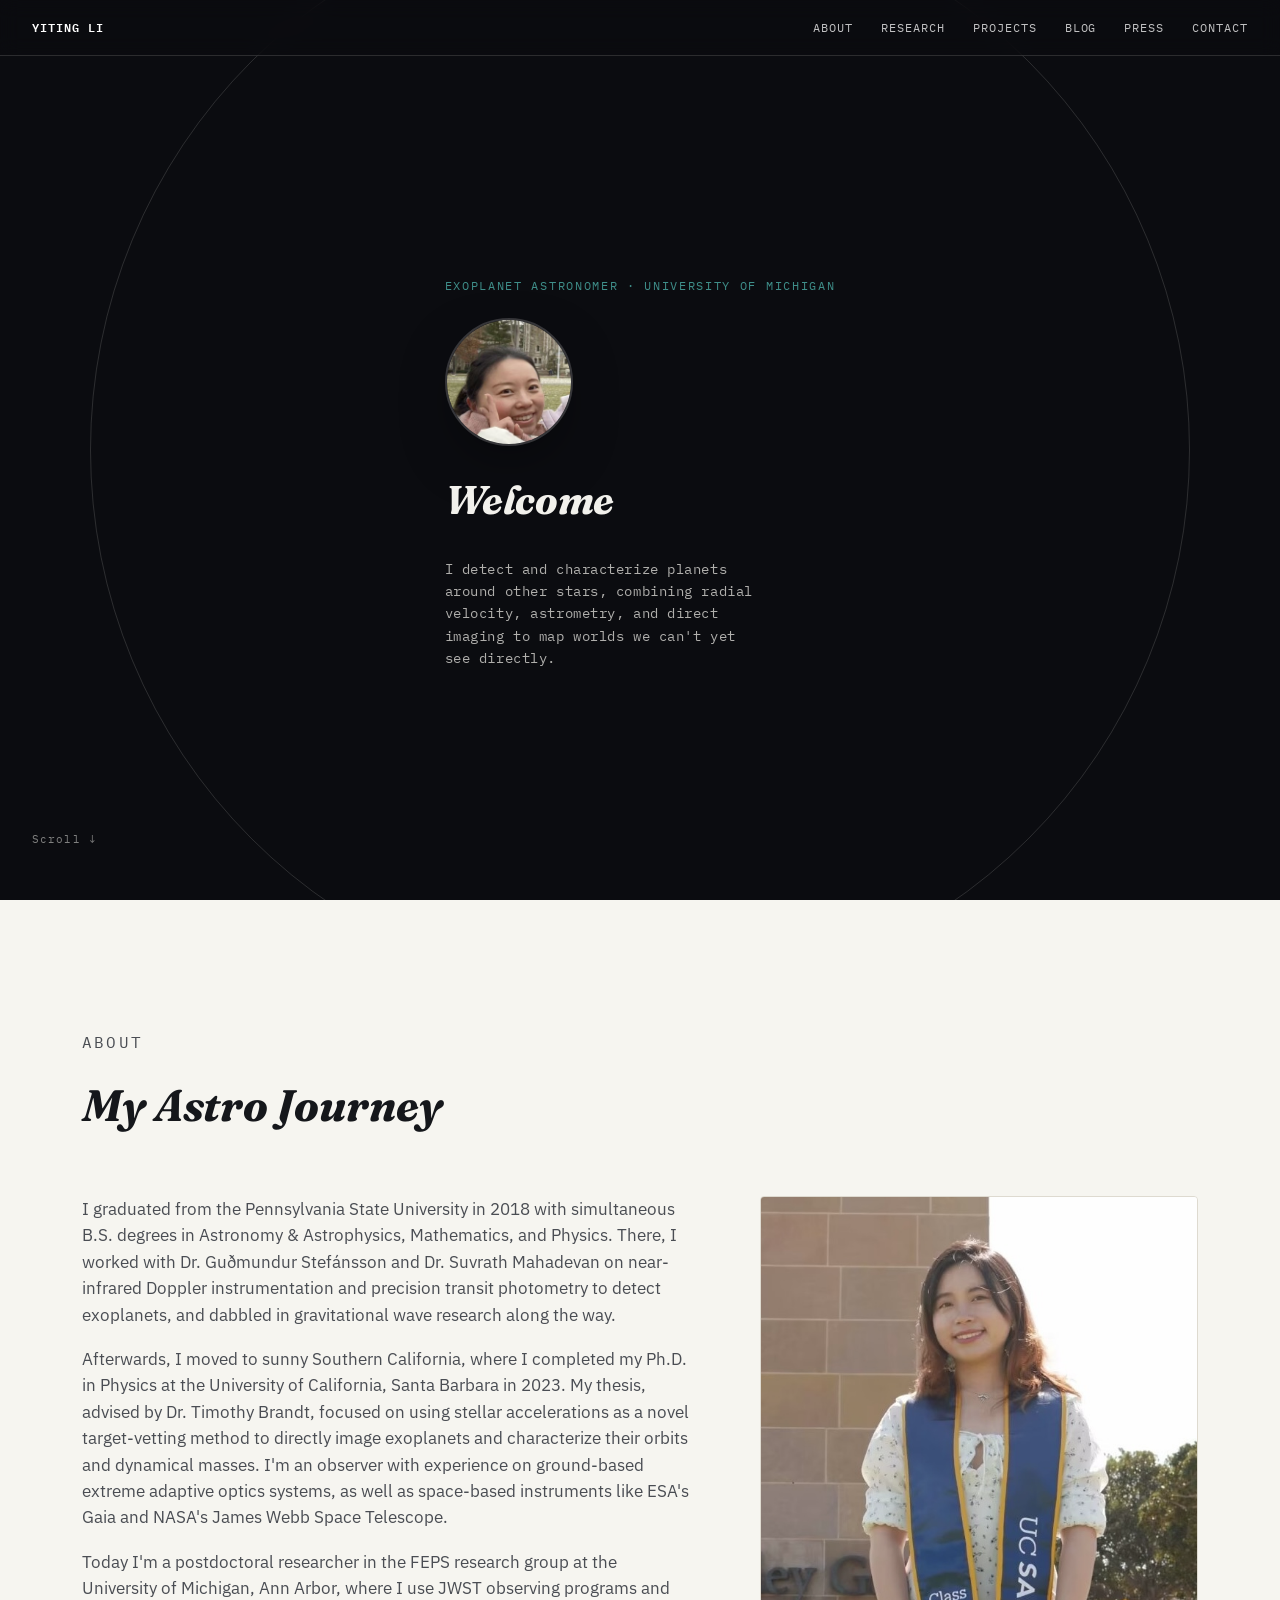
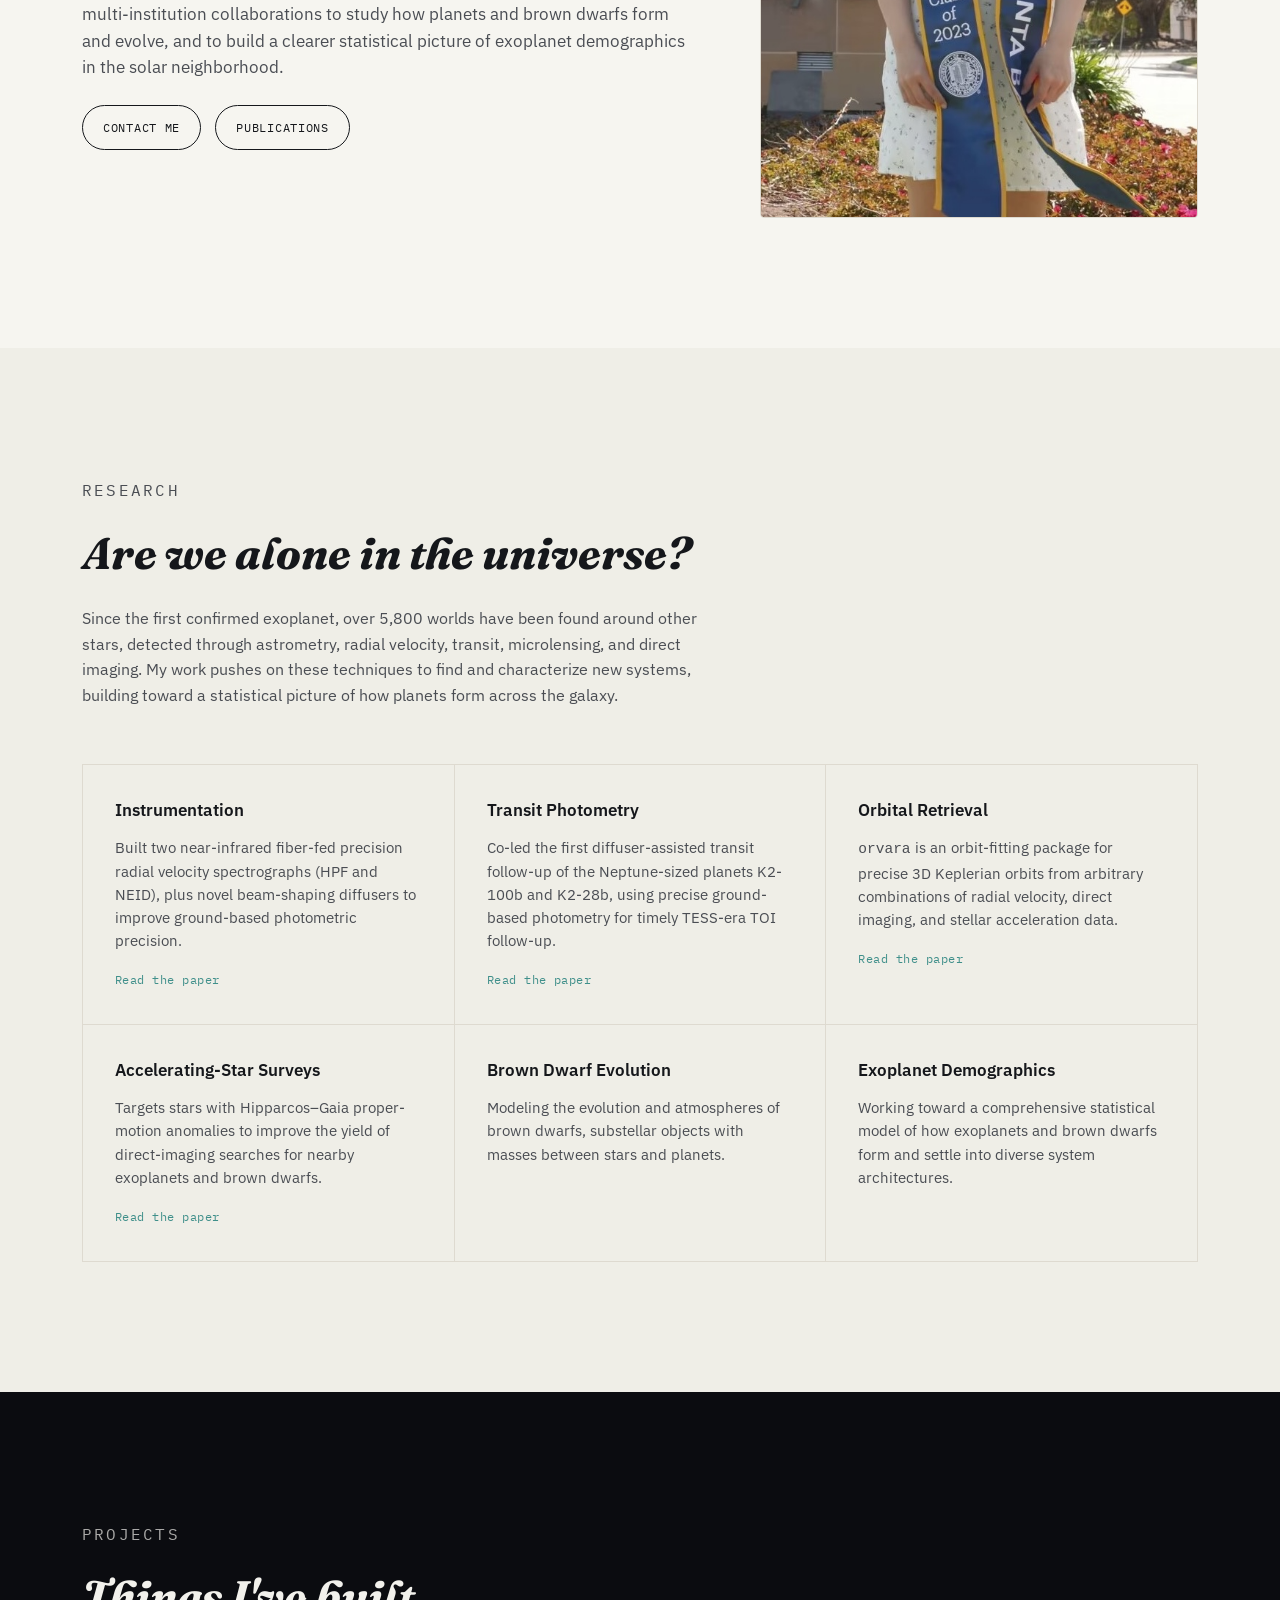
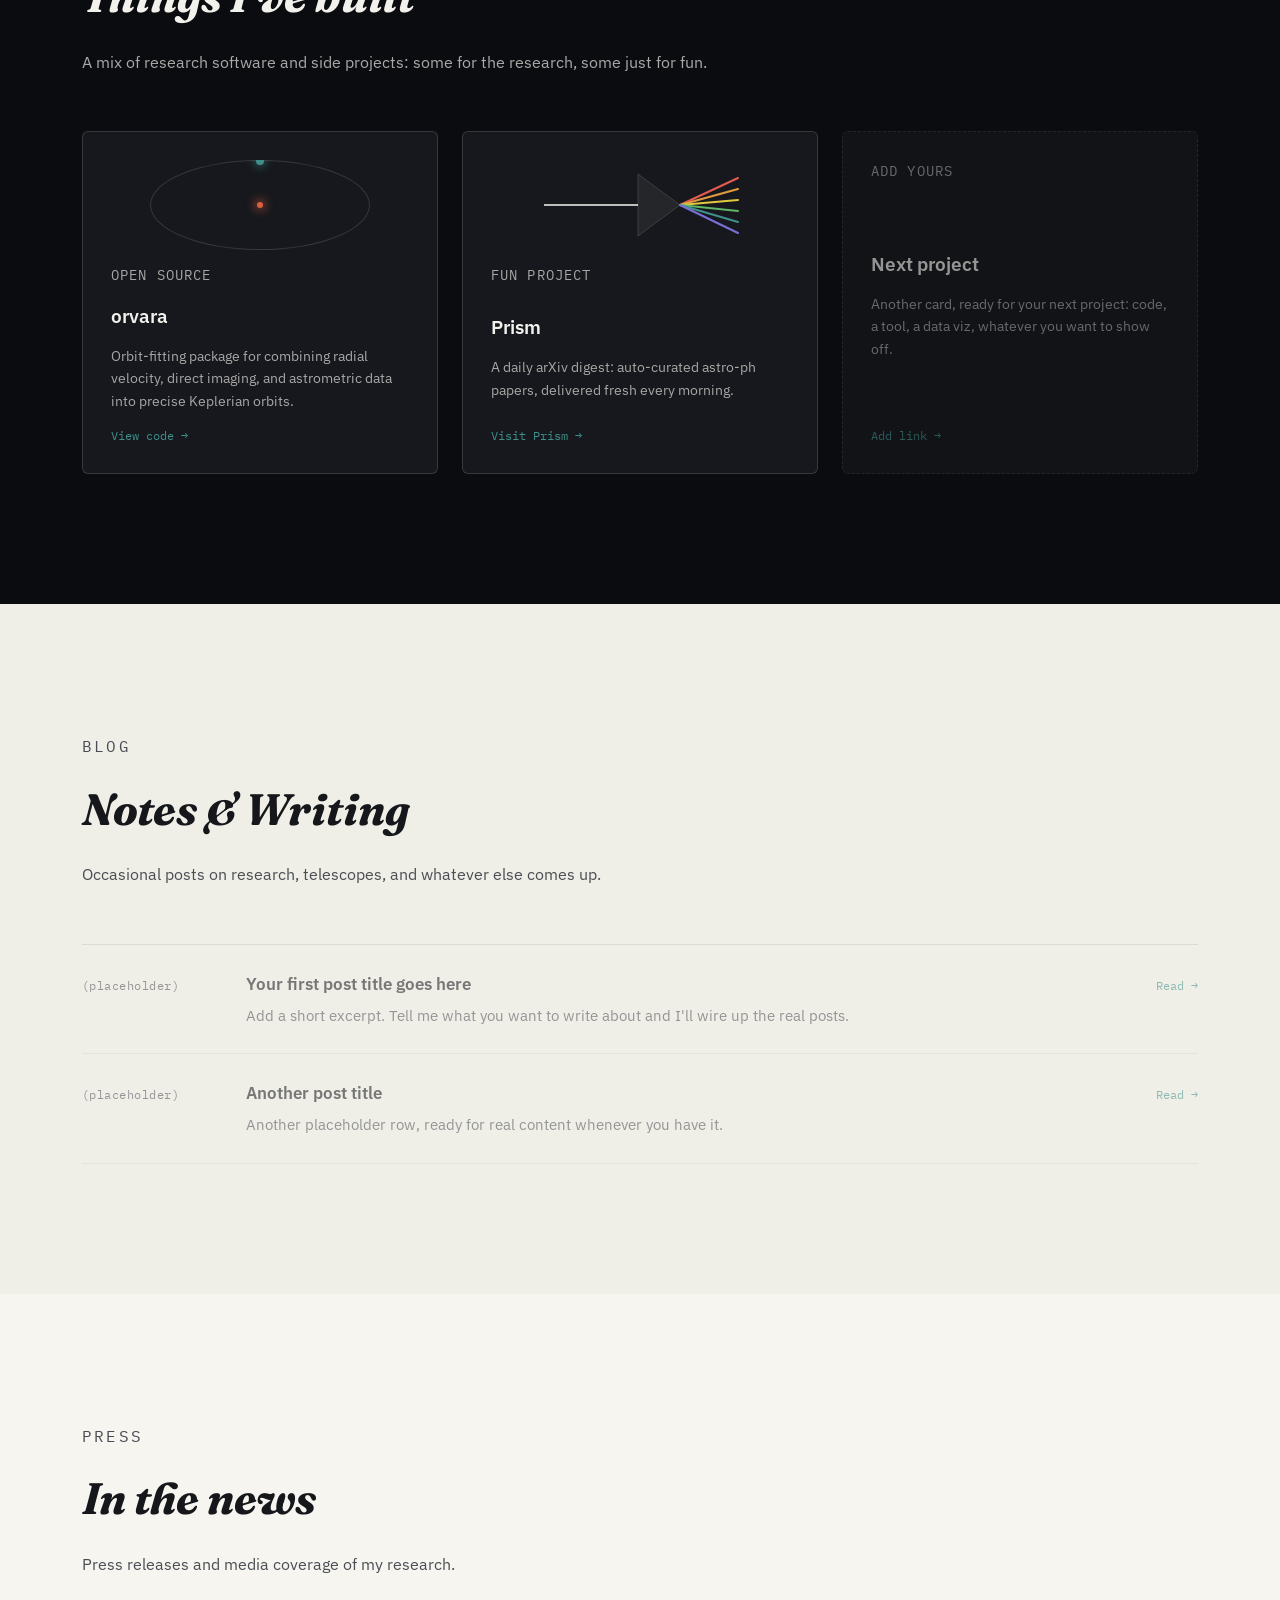
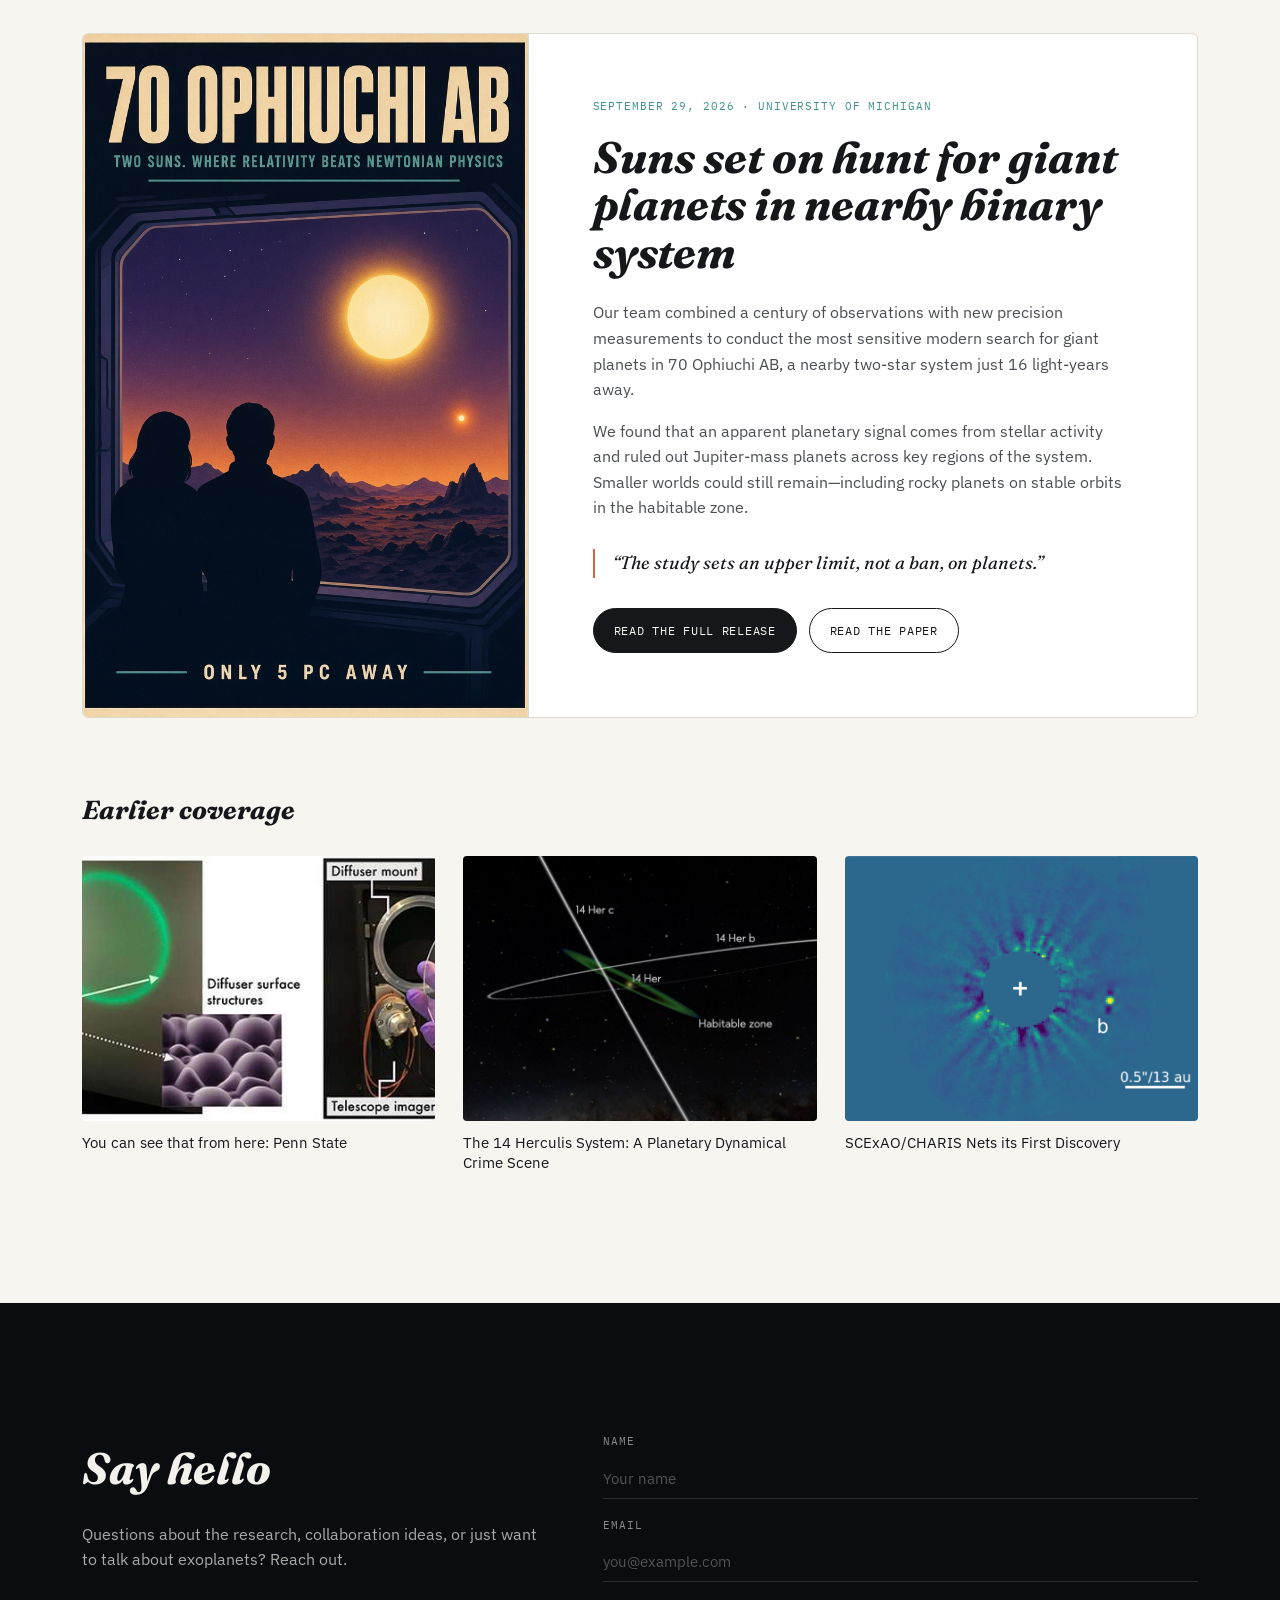
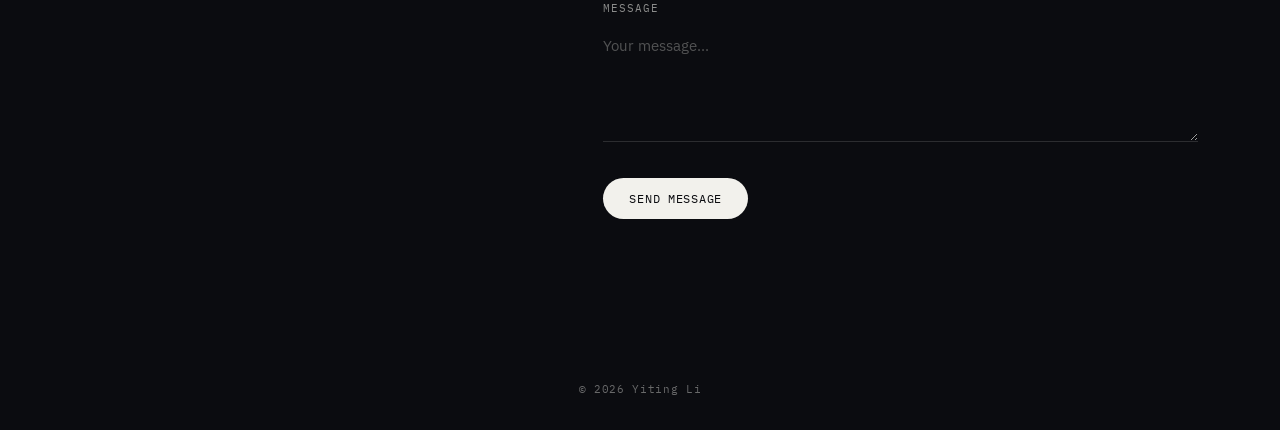
<file: index.html>
<!DOCTYPE html>
<html lang="en">
<head>
  <meta charset="utf-8" />
  <meta name="viewport" content="width=device-width, initial-scale=1, shrink-to-fit=no" />
  <title>Dr. Yiting Li | Exoplanet Astronomer</title>
  <meta name="description" content="Yiting Li is an exoplanet astronomer studying planet detection, orbits, and atmospheres through radial velocity, astrometry, and direct imaging." />
  <link rel="preconnect" href="https://fonts.googleapis.com" />
  <link href="https://fonts.googleapis.com/css2?family=Fraunces:ital,wght@0,600;1,600;1,700;1,900&family=IBM+Plex+Sans:wght@400;500;600&family=IBM+Plex+Mono:wght@400;500&display=swap" rel="stylesheet" />
  <link rel="stylesheet" href="assets/css/redesign.css" />
  <link rel="icon" type="image/svg+xml" href="assets/images/favicon.svg" />
</head>
<body>

  <nav class="site-nav">
    <span class="wordmark">Yiting Li</span>
    <button class="nav-toggle" id="navToggle" aria-expanded="false" aria-controls="navLinks">Menu</button>
    <ul id="navLinks">
      <li><a href="#about">About</a></li>
      <li><a href="#research">Research</a></li>
      <li><a href="#projects">Projects</a></li>
      <li><a href="#blog">Blog</a></li>
      <li><a href="#press">Press</a></li>
      <li><a href="#contact">Contact</a></li>
    </ul>
  </nav>

  <header class="hero">
    <div class="orbit">
      <div class="orbit-spin"><span class="dot"></span></div>
    </div>
    <div class="wrap">
      <p class="eyebrow">Exoplanet Astronomer · University of Michigan</p>
      <div class="hero-photo"><img src="assets/images/profile.jpg" alt="Yiting Li" /></div>
      <p class="hero-name">Welcome</p>
      <p class="subtitle">I detect and characterize planets around other stars, combining radial velocity, astrometry, and direct imaging to map worlds we can't yet see directly.</p>
    </div>
    <p class="scroll-cue">Scroll ↓</p>
  </header>

  <section class="section" id="about">
    <div class="wrap">
      <div class="section-head">
        <p class="eyebrow">About</p>
        <h2>My Astro Journey</h2>
      </div>
      <div class="about-grid">
        <div>
          <p>I graduated from the Pennsylvania State University in 2018 with simultaneous B.S. degrees in Astronomy & Astrophysics, Mathematics, and Physics. There, I worked with Dr. Guðmundur Stefánsson and Dr. Suvrath Mahadevan on near-infrared Doppler instrumentation and precision transit photometry to detect exoplanets, and dabbled in gravitational wave research along the way.</p>
          <p>Afterwards, I moved to sunny Southern California, where I completed my Ph.D. in Physics at the University of California, Santa Barbara in 2023. My thesis, advised by Dr. Timothy Brandt, focused on using stellar accelerations as a novel target-vetting method to directly image exoplanets and characterize their orbits and dynamical masses. I'm an observer with experience on ground-based extreme adaptive optics systems, as well as space-based instruments like ESA's Gaia and NASA's James Webb Space Telescope.</p>
          <p>Today I'm a postdoctoral researcher in the FEPS research group at the University of Michigan, Ann Arbor, where I use JWST observing programs and multi-institution collaborations to study how planets and brown dwarfs form and evolve, and to build a clearer statistical picture of exoplanet demographics in the solar neighborhood.</p>
          <div class="links-row">
            <a class="btn" href="#contact">Contact me</a>
            <a class="btn" href="https://scholar.google.com/citations?hl=en&user=vPN9iTsAAAAJ&view_op=list_works&sortby=pubdate">Publications</a>
          </div>
        </div>
        <div class="about-photo">
          <img src="assets/images/me.jpg" alt="Yiting Li" />
        </div>
      </div>
    </div>
  </section>

  <section class="section on-dim" id="research">
    <div class="wrap">
      <div class="section-head">
        <p class="eyebrow">Research</p>
        <h2>Are we alone in the universe?</h2>
        <p>Since the first confirmed exoplanet, over 5,800 worlds have been found around other stars, detected through astrometry, radial velocity, transit, microlensing, and direct imaging. My work pushes on these techniques to find and characterize new systems, building toward a statistical picture of how planets form across the galaxy.</p>
      </div>
      <div class="research-grid">
        <div class="research-card">
          <h3>Instrumentation</h3>
          <p>Built two near-infrared fiber-fed precision radial velocity spectrographs (HPF and NEID), plus novel beam-shaping diffusers to improve ground-based photometric precision.</p>
          <a href="https://iopscience.iop.org/article/10.3847/1538-4357/aa88aa/meta">Read the paper</a>
        </div>
        <div class="research-card">
          <h3>Transit Photometry</h3>
          <p>Co-led the first diffuser-assisted transit follow-up of the Neptune-sized planets K2-100b and K2-28b, using precise ground-based photometry for timely TESS-era TOI follow-up.</p>
          <a href="https://iopscience.iop.org/article/10.3847/1538-3881/aae6ca/meta">Read the paper</a>
        </div>
        <div class="research-card">
          <h3>Orbital Retrieval</h3>
          <p><code>orvara</code> is an orbit-fitting package for precise 3D Keplerian orbits from arbitrary combinations of radial velocity, direct imaging, and stellar acceleration data.</p>
          <a href="https://iopscience.iop.org/article/10.3847/1538-3881/ac042e">Read the paper</a>
        </div>
        <div class="research-card">
          <h3>Accelerating-Star Surveys</h3>
          <p>Targets stars with Hipparcos–Gaia proper-motion anomalies to improve the yield of direct-imaging searches for nearby exoplanets and brown dwarfs.</p>
          <a href="https://ui.adsabs.harvard.edu/abs/2023MNRAS.522.5622L/abstract">Read the paper</a>
        </div>
        <div class="research-card">
          <h3>Brown Dwarf Evolution</h3>
          <p>Modeling the evolution and atmospheres of brown dwarfs, substellar objects with masses between stars and planets.</p>
        </div>
        <div class="research-card">
          <h3>Exoplanet Demographics</h3>
          <p>Working toward a comprehensive statistical model of how exoplanets and brown dwarfs form and settle into diverse system architectures.</p>
        </div>
      </div>
    </div>
  </section>

  <section class="section on-void" id="projects">
    <div class="wrap">
      <div class="section-head">
        <p class="eyebrow">Projects</p>
        <h2>Things I've built</h2>
        <p>A mix of research software and side projects: some for the research, some just for fun.</p>
      </div>
      <div class="projects-grid">
        <div class="project-card">
          <div class="card-orbit">
            <span class="star"></span>
            <div class="ellipse">
              <div class="ellipse-spin"><span class="body"></span></div>
            </div>
          </div>
          <p class="project-tag">Open Source</p>
          <h3>orvara</h3>
          <p>Orbit-fitting package for combining radial velocity, direct imaging, and astrometric data into precise Keplerian orbits.</p>
          <a class="link" href="https://github.com/t-brandt/orvara">View code</a>
        </div>
        <div class="project-card">
          <div class="card-prism">
            <svg viewBox="0 0 220 90" preserveAspectRatio="xMidYMid meet">
              <line class="beam-in" x1="14" y1="45" x2="108" y2="45" />
              <polygon class="glass" points="108,14 108,76 150,45" />
              <line class="ray" x1="150" y1="45" x2="208" y2="18" stroke="#e35b4f" />
              <line class="ray" x1="150" y1="45" x2="208" y2="29" stroke="#e39a3f" />
              <line class="ray" x1="150" y1="45" x2="208" y2="40" stroke="#e0c93f" />
              <line class="ray" x1="150" y1="45" x2="208" y2="51" stroke="#5fb567" />
              <line class="ray" x1="150" y1="45" x2="208" y2="62" stroke="#3f8f8a" />
              <line class="ray" x1="150" y1="45" x2="208" y2="73" stroke="#7a6fd6" />
            </svg>
          </div>
          <p class="project-tag">Fun Project</p>
          <h3>Prism</h3>
          <p>A daily arXiv digest: auto-curated astro-ph papers, delivered fresh every morning.</p>
          <a class="link" href="https://prismdailyarxiv.com/">Visit Prism</a>
        </div>
        <div class="project-card placeholder-card">
          <p class="project-tag">Add Yours</p>
          <h3>Next project</h3>
          <p>Another card, ready for your next project: code, a tool, a data viz, whatever you want to show off.</p>
          <a class="link" href="#">Add link</a>
        </div>
      </div>
    </div>
  </section>

  <section class="section on-dim" id="blog">
    <div class="wrap">
      <div class="section-head">
        <p class="eyebrow">Blog</p>
        <h2>Notes &amp; Writing</h2>
        <p>Occasional posts on research, telescopes, and whatever else comes up.</p>
      </div>
      <div class="post-list">
        <a class="post-row placeholder-row" href="#">
          <span class="post-date">(placeholder)</span>
          <span>
            <h3>Your first post title goes here</h3>
            <p>Add a short excerpt. Tell me what you want to write about and I'll wire up the real posts.</p>
          </span>
          <span class="read">Read</span>
        </a>
        <a class="post-row placeholder-row" href="#">
          <span class="post-date">(placeholder)</span>
          <span>
            <h3>Another post title</h3>
            <p>Another placeholder row, ready for real content whenever you have it.</p>
          </span>
          <span class="read">Read</span>
        </a>
      </div>
    </div>
  </section>

  <section class="section" id="press">
    <div class="wrap">
      <div class="section-head">
        <p class="eyebrow">Press</p>
        <h2>In the news</h2>
        <p>Press releases and media coverage of my research.</p>
      </div>

      <article class="press-feature">
        <figure class="press-feature-visual">
          <img src="assets/images/70-ophiuchi-poster.jpg" alt="Illustrated 70 Ophiuchi AB poster showing two suns above an alien landscape" loading="lazy" />
        </figure>
        <div class="press-feature-copy">
          <p class="press-meta">September 29, 2026 · University of Michigan</p>
          <h3>Suns set on hunt for giant planets in nearby binary system</h3>
          <p>Our team combined a century of observations with new precision measurements to conduct the most sensitive modern search for giant planets in 70 Ophiuchi AB, a nearby two-star system just 16 light-years away.</p>
          <p>We found that an apparent planetary signal comes from stellar activity and ruled out Jupiter-mass planets across key regions of the system. Smaller worlds could still remain—including rocky planets on stable orbits in the habitable zone.</p>
          <blockquote>“The study sets an upper limit, not a ban, on planets.”</blockquote>
          <div class="press-actions">
            <a class="btn press-primary" href="press/70-ophiuchi.html">Read the full release</a>
            <a class="btn" href="https://doi.org/10.3847/1538-4357/ae9f52" target="_blank" rel="noopener noreferrer">Read the paper</a>
          </div>
        </div>
      </article>

      <h3 class="earlier-press-title">Earlier coverage</h3>
      <div class="press-grid">
        <a class="press-card" href="https://www.psu.edu/news/research/story/you-can-see-here/" target="_blank" rel="noopener noreferrer">
          <figure><img src="assets/images/1-telescopeatt.jpg" alt="" /></figure>
          <figcaption>You can see that from here: Penn State</figcaption>
        </a>
        <a class="press-card" href="https://bdnyc.org/blog/2022/01/20/the-14-herculis-system-a-planetary-dynamical-crime-scene/" target="_blank" rel="noopener noreferrer">
          <figure><img src="assets/images/14her.jpg" alt="" /></figure>
          <figcaption>The 14 Herculis System: A Planetary Dynamical Crime Scene</figcaption>
        </a>
        <a class="press-card" href="https://subarutelescope.org/en/results/2020/12/10/2918.html" target="_blank" rel="noopener noreferrer">
          <figure><img src="assets/images/subaru.jpg" alt="" /></figure>
          <figcaption>SCExAO/CHARIS Nets its First Discovery</figcaption>
        </a>
      </div>
    </div>
  </section>

  <section class="section on-void" id="contact">
    <div class="wrap contact-wrap">
      <div>
        <h2>Say hello</h2>
        <p>Questions about the research, collaboration ideas, or just want to talk about exoplanets? Reach out.</p>
      </div>
      <form id="contact-form">
        <div class="field">
          <label for="name">Name</label>
          <input id="name" name="name" type="text" placeholder="Your name" required />
        </div>
        <div class="field">
          <label for="email">Email</label>
          <input id="email" name="email" type="email" placeholder="you@example.com" required />
        </div>
        <div class="field">
          <label for="message">Message</label>
          <textarea id="message" name="message" rows="5" placeholder="Your message..." required></textarea>
        </div>
        <div class="submit-row">
          <button type="submit">Send message</button>
        </div>
      </form>
    </div>
  </section>

  <footer class="site-footer">© 2026 Yiting Li</footer>

  <script>
    var toggle = document.getElementById('navToggle');
    var links = document.getElementById('navLinks');
    toggle.addEventListener('click', function () {
      var open = links.classList.toggle('open');
      toggle.setAttribute('aria-expanded', open);
    });
    links.querySelectorAll('a').forEach(function (a) {
      a.addEventListener('click', function () { links.classList.remove('open'); });
    });
  </script>
</body>
</html>
</file>
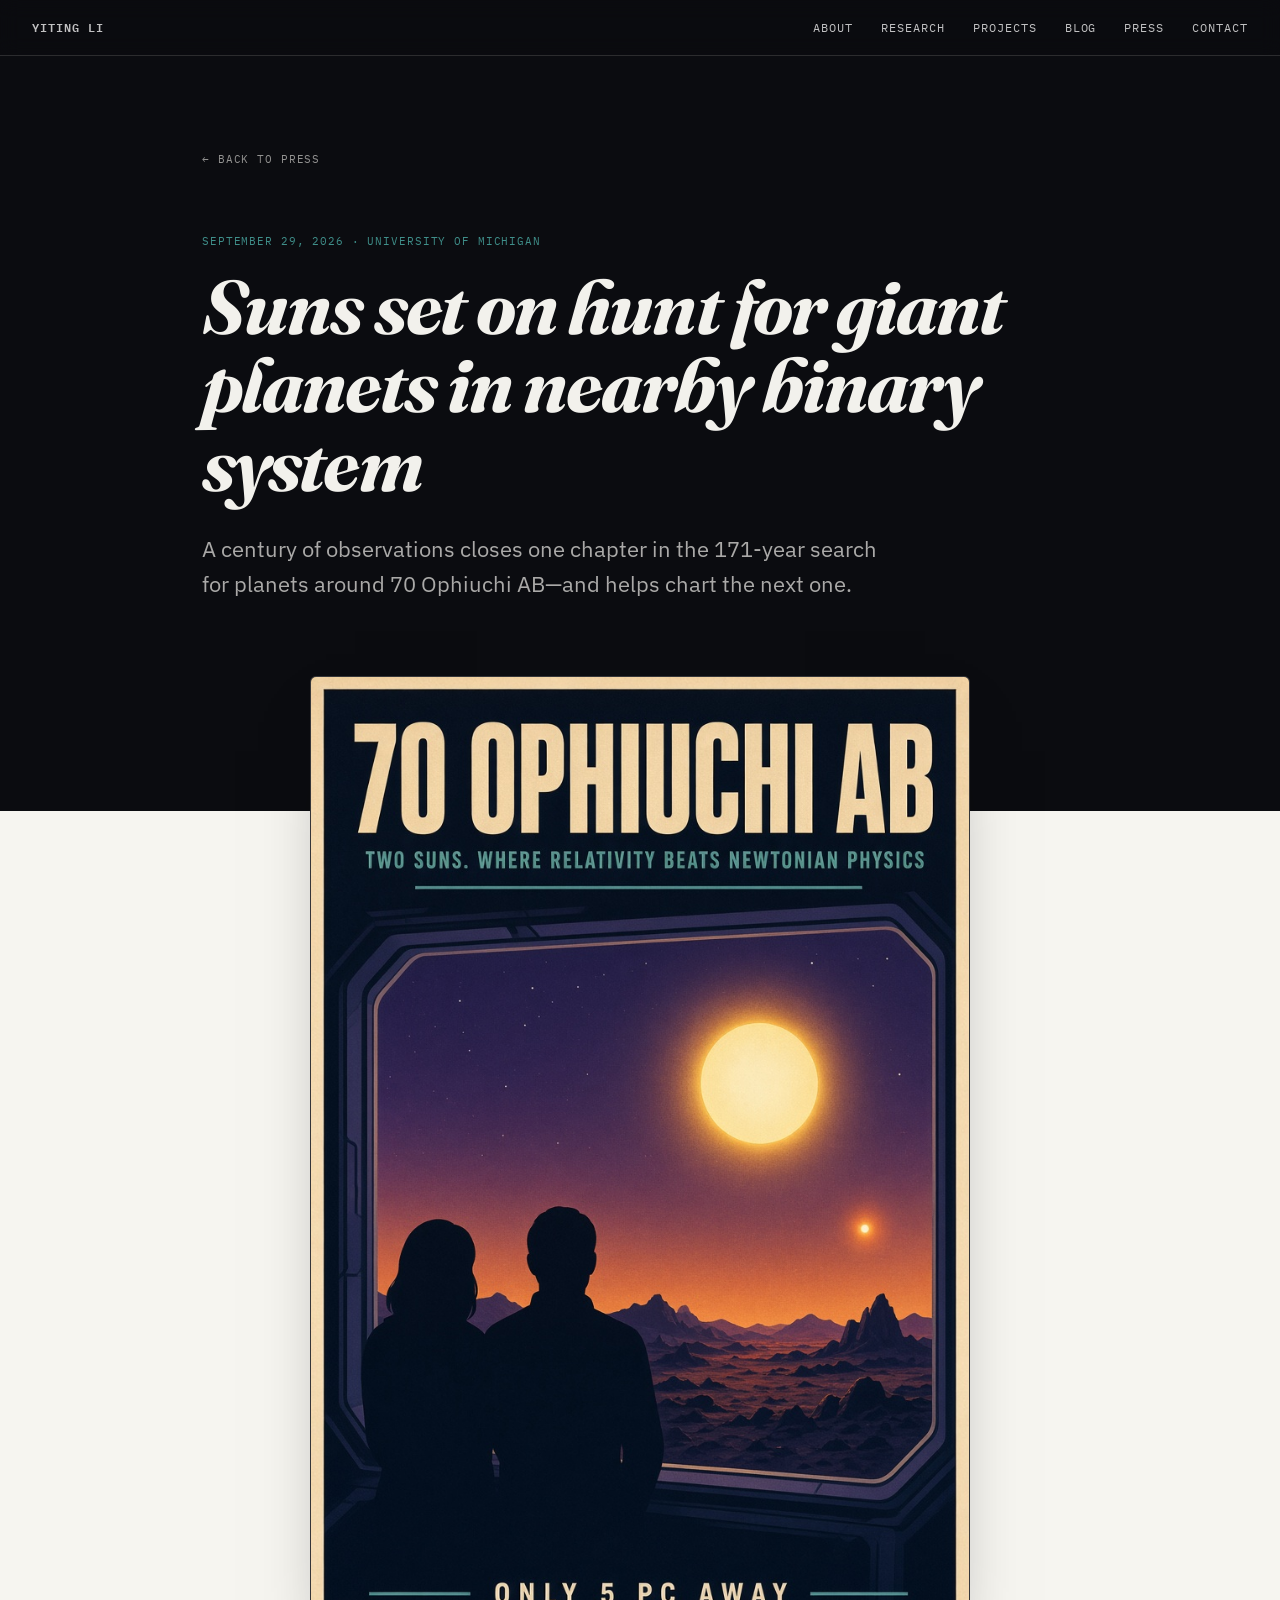
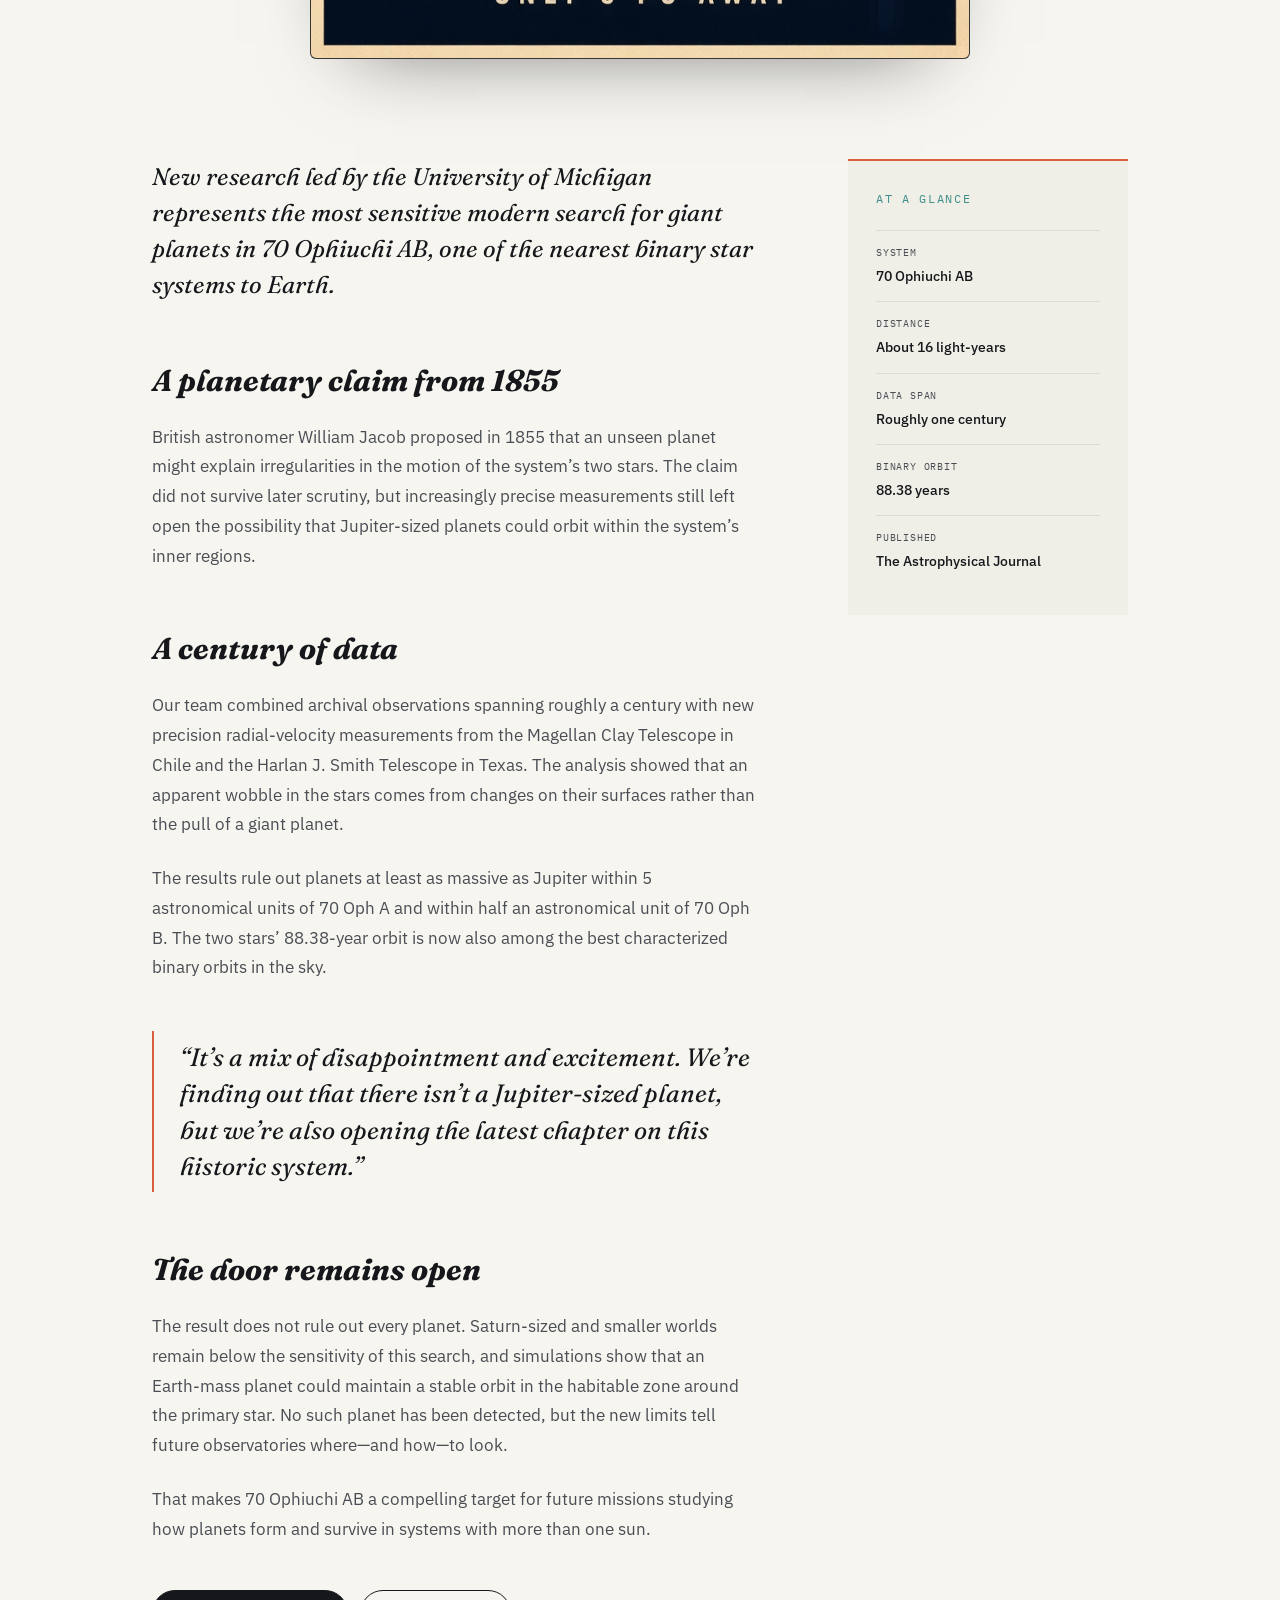
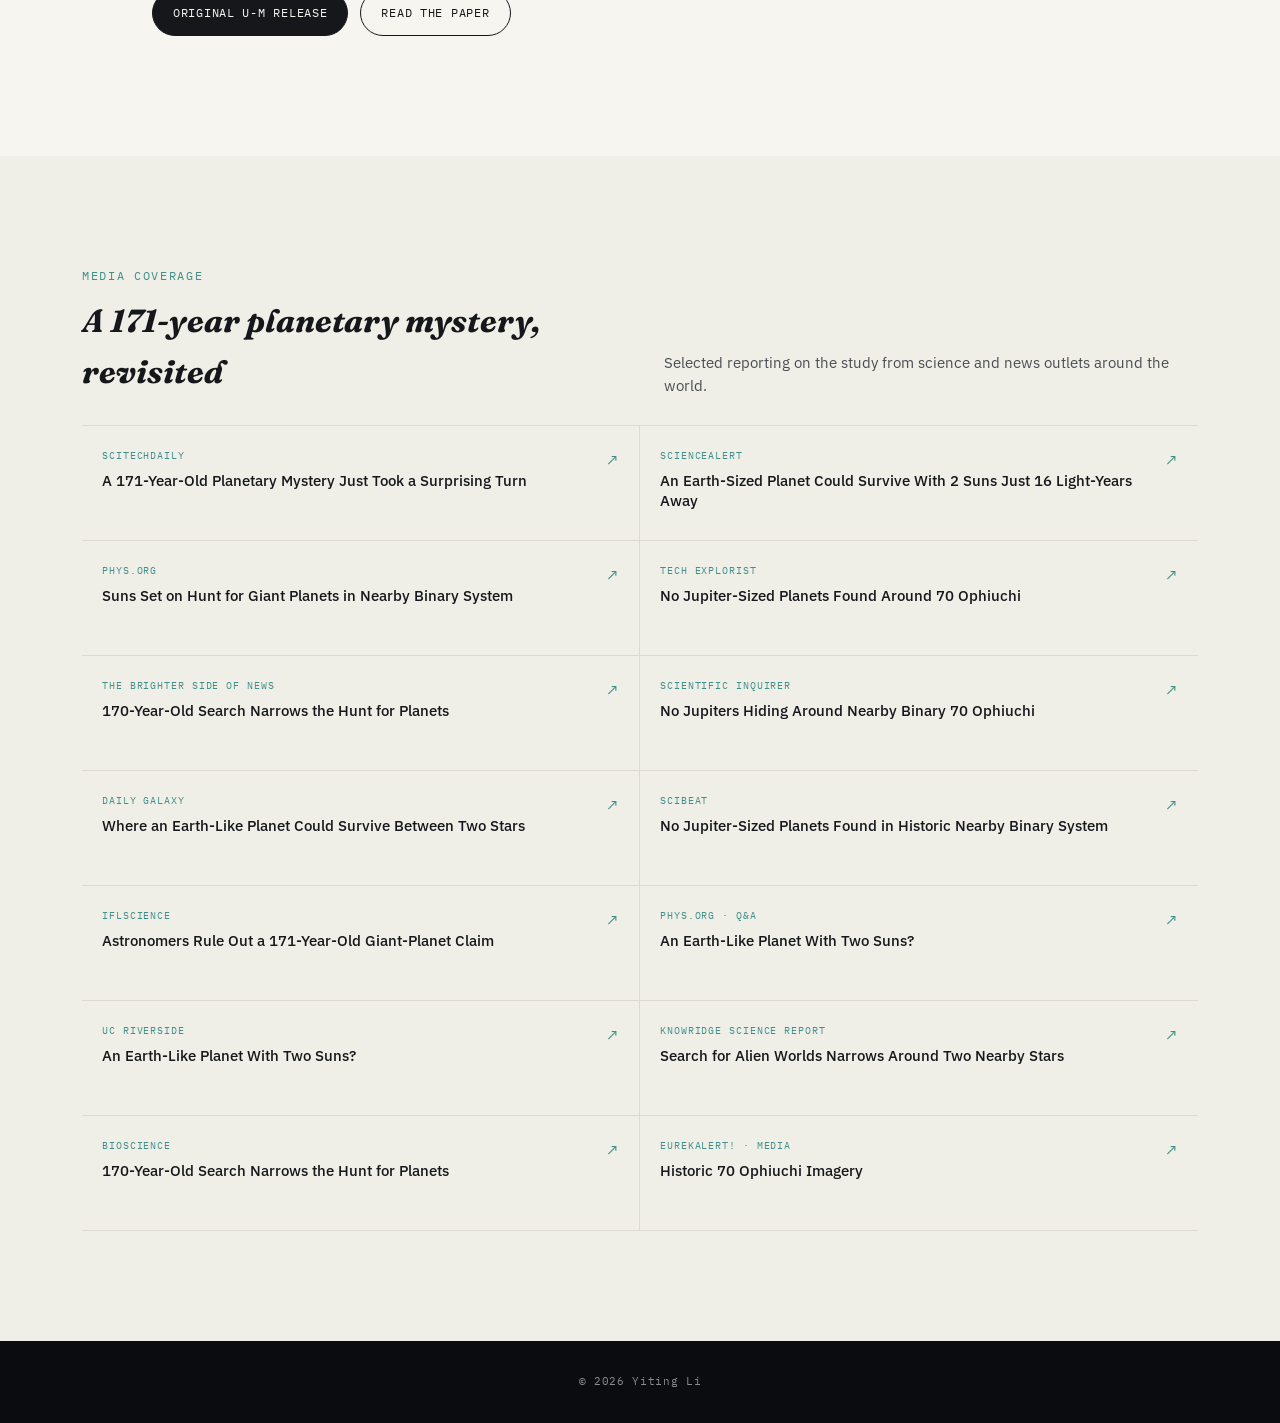
<file: press/70-ophiuchi.html>
<!DOCTYPE html>
<html lang="en">
<head>
  <meta charset="utf-8" />
  <meta name="viewport" content="width=device-width, initial-scale=1, shrink-to-fit=no" />
  <title>70 Ophiuchi AB | Yiting Li</title>
  <meta name="description" content="A century of observations rules out giant planets in key regions of the nearby binary system 70 Ophiuchi AB while leaving room for smaller worlds." />
  <link rel="preconnect" href="https://fonts.googleapis.com" />
  <link href="https://fonts.googleapis.com/css2?family=Fraunces:ital,wght@0,600;1,600;1,700;1,900&amp;family=IBM+Plex+Sans:wght@400;500;600&amp;family=IBM+Plex+Mono:wght@400;500&amp;display=swap" rel="stylesheet" />
  <link rel="stylesheet" href="../assets/css/redesign.css" />
  <link rel="icon" type="image/svg+xml" href="../assets/images/favicon.svg" />
</head>
<body class="press-article-page">

  <nav class="site-nav article-nav">
    <a class="wordmark" href="../index.html">Yiting Li</a>
    <button class="nav-toggle" id="navToggle" aria-expanded="false" aria-controls="navLinks">Menu</button>
    <ul id="navLinks">
      <li><a href="../index.html#about">About</a></li>
      <li><a href="../index.html#research">Research</a></li>
      <li><a href="../index.html#projects">Projects</a></li>
      <li><a href="../index.html#blog">Blog</a></li>
      <li><a href="../index.html#press">Press</a></li>
      <li><a href="../index.html#contact">Contact</a></li>
    </ul>
  </nav>

  <header class="article-header">
    <div class="wrap article-header-wrap">
      <a class="article-back" href="../index.html#press">← Back to press</a>
      <p class="press-meta">September 29, 2026 · University of Michigan</p>
      <h1>Suns set on hunt for giant planets in nearby binary system</h1>
      <p class="article-deck">A century of observations closes one chapter in the 171-year search for planets around 70 Ophiuchi AB—and helps chart the next one.</p>
    </div>
  </header>

  <main>
    <div class="wrap article-poster-wrap">
      <figure class="article-poster">
        <img src="../assets/images/70-ophiuchi-poster.jpg" alt="Illustrated 70 Ophiuchi AB poster showing two suns above an alien landscape" />
      </figure>
    </div>

    <article class="wrap article-layout">
      <div class="article-prose">
        <p class="article-lead">New research led by the University of Michigan represents the most sensitive modern search for giant planets in 70 Ophiuchi AB, one of the nearest binary star systems to Earth.</p>

        <h2>A planetary claim from 1855</h2>
        <p>British astronomer William Jacob proposed in 1855 that an unseen planet might explain irregularities in the motion of the system’s two stars. The claim did not survive later scrutiny, but increasingly precise measurements still left open the possibility that Jupiter-sized planets could orbit within the system’s inner regions.</p>

        <h2>A century of data</h2>
        <p>Our team combined archival observations spanning roughly a century with new precision radial-velocity measurements from the Magellan Clay Telescope in Chile and the Harlan J. Smith Telescope in Texas. The analysis showed that an apparent wobble in the stars comes from changes on their surfaces rather than the pull of a giant planet.</p>
        <p>The results rule out planets at least as massive as Jupiter within 5 astronomical units of 70 Oph A and within half an astronomical unit of 70 Oph B. The two stars’ 88.38-year orbit is now also among the best characterized binary orbits in the sky.</p>

        <blockquote>“It’s a mix of disappointment and excitement. We’re finding out that there isn’t a Jupiter-sized planet, but we’re also opening the latest chapter on this historic system.”</blockquote>

        <h2>The door remains open</h2>
        <p>The result does not rule out every planet. Saturn-sized and smaller worlds remain below the sensitivity of this search, and simulations show that an Earth-mass planet could maintain a stable orbit in the habitable zone around the primary star. No such planet has been detected, but the new limits tell future observatories where—and how—to look.</p>
        <p>That makes 70 Ophiuchi AB a compelling target for future missions studying how planets form and survive in systems with more than one sun.</p>

        <div class="press-actions article-actions">
          <a class="btn press-primary" href="https://news.umich.edu/suns-set-on-hunt-for-giant-planets-in-nearby-binary-system/" target="_blank" rel="noopener noreferrer">Original U-M release</a>
          <a class="btn" href="https://doi.org/10.3847/1538-4357/ae9f52" target="_blank" rel="noopener noreferrer">Read the paper</a>
        </div>
      </div>

      <aside class="article-facts" aria-label="Study at a glance">
        <p class="eyebrow">At a glance</p>
        <dl>
          <div><dt>System</dt><dd>70 Ophiuchi AB</dd></div>
          <div><dt>Distance</dt><dd>About 16 light-years</dd></div>
          <div><dt>Data span</dt><dd>Roughly one century</dd></div>
          <div><dt>Binary orbit</dt><dd>88.38 years</dd></div>
          <div><dt>Published</dt><dd>The Astrophysical Journal</dd></div>
        </dl>
      </aside>
    </article>

    <section class="section on-dim article-coverage-section" aria-labelledby="coverage-title">
      <div class="wrap press-coverage">
        <div class="press-coverage-head">
          <div>
            <p class="eyebrow">Media coverage</p>
            <h2 id="coverage-title">A 171-year planetary mystery, revisited</h2>
          </div>
          <p>Selected reporting on the study from science and news outlets around the world.</p>
        </div>
        <ul class="coverage-links">
          <li><a href="https://scitechdaily.com/a-171-year-old-planetary-mystery-just-took-a-surprising-turn/" target="_blank" rel="noopener noreferrer"><span>SciTechDaily</span><strong>A 171-Year-Old Planetary Mystery Just Took a Surprising Turn</strong></a></li>
          <li><a href="https://www.sciencealert.com/an-earth-sized-planet-could-survive-with-2-suns-just-16-light-years-away" target="_blank" rel="noopener noreferrer"><span>ScienceAlert</span><strong>An Earth-Sized Planet Could Survive With 2 Suns Just 16 Light-Years Away</strong></a></li>
          <li><a href="https://phys.org/news/2026-09-suns-giant-planets-nearby-binary.html" target="_blank" rel="noopener noreferrer"><span>Phys.org</span><strong>Suns Set on Hunt for Giant Planets in Nearby Binary System</strong></a></li>
          <li><a href="https://www.techexplorist.com/two-suns-one-planet-hunt-no-giant-worlds-sight/105647/" target="_blank" rel="noopener noreferrer"><span>Tech Explorist</span><strong>No Jupiter-Sized Planets Found Around 70 Ophiuchi</strong></a></li>
          <li><a href="https://www.thebrighterside.news/post/170-year-old-search-narrows-the-hunt-for-planets-around-nearby-binary-system-70-ophiuchi/" target="_blank" rel="noopener noreferrer"><span>The Brighter Side of News</span><strong>170-Year-Old Search Narrows the Hunt for Planets</strong></a></li>
          <li><a href="https://scientificinquirer.com/2026/10/14/no-jupiters-hiding-around-nearby-binary-70-ophiuchi-a-century-of-data-shows/amp/" target="_blank" rel="noopener noreferrer"><span>Scientific Inquirer</span><strong>No Jupiters Hiding Around Nearby Binary 70 Ophiuchi</strong></a></li>
          <li><a href="https://dailygalaxy.com/2026/10/earth-like-planet-between-two-stars/" target="_blank" rel="noopener noreferrer"><span>Daily Galaxy</span><strong>Where an Earth-Like Planet Could Survive Between Two Stars</strong></a></li>
          <li><a href="https://scibeat.com/articles/no-jupiter-sized-planets-found-in-historic-nearby-binary-system-40c589ea" target="_blank" rel="noopener noreferrer"><span>SciBeat</span><strong>No Jupiter-Sized Planets Found in Historic Nearby Binary System</strong></a></li>
          <li><a href="https://www.iflscience.com/in-1855-astronomers-saw-signs-of-a-giant-planet-around-70-ophiuchi-171-years-later-astronomers-have-ruled-it-out-84803" target="_blank" rel="noopener noreferrer"><span>IFLScience</span><strong>Astronomers Rule Out a 171-Year-Old Giant-Planet Claim</strong></a></li>
          <li><a href="https://phys.org/news/2026-09-qa-earth-planet-suns.html" target="_blank" rel="noopener noreferrer"><span>Phys.org · Q&amp;A</span><strong>An Earth-Like Planet With Two Suns?</strong></a></li>
          <li><a href="https://news.ucr.edu/articles/2026/09/29/earth-planet-two-suns" target="_blank" rel="noopener noreferrer"><span>UC Riverside</span><strong>An Earth-Like Planet With Two Suns?</strong></a></li>
          <li><a href="https://knowridge.com/2026/09/search-for-alien-worlds-narrows-around-two-stars-just-16-light-years-away/" target="_blank" rel="noopener noreferrer"><span>Knowridge Science Report</span><strong>Search for Alien Worlds Narrows Around Two Nearby Stars</strong></a></li>
          <li><a href="https://www.bioscience.com.pk/en/subject/astronomy/170-year-old-search-narrows-the-hunt-for-planets-around-nearby-binary-system-70-ophiuchi" target="_blank" rel="noopener noreferrer"><span>BioScience</span><strong>170-Year-Old Search Narrows the Hunt for Planets</strong></a></li>
          <li><a href="https://www.eurekalert.org/multimedia/1154319" target="_blank" rel="noopener noreferrer"><span>EurekAlert! · Media</span><strong>Historic 70 Ophiuchi Imagery</strong></a></li>
        </ul>
      </div>
    </section>
  </main>

  <footer class="site-footer">© 2026 Yiting Li</footer>

  <script>
    var toggle = document.getElementById('navToggle');
    var links = document.getElementById('navLinks');
    toggle.addEventListener('click', function () {
      var open = links.classList.toggle('open');
      toggle.setAttribute('aria-expanded', open);
    });
    links.querySelectorAll('a').forEach(function (a) {
      a.addEventListener('click', function () { links.classList.remove('open'); });
    });
  </script>
</body>
</html>
</file>
<file: assets/css/redesign.css>
/* ============================================================
   Yiting Li — personal site redesign
   Palette: void #0b0c10, paper #f6f5f0, ink #15171b,
            redshift #d9603f (accent/warm), blueshift #3f8f8a (accent/cool)
   Type: Fraunces (display italic), IBM Plex Sans (body), IBM Plex Mono (labels)
   Signature motif: a thin Keplerian orbit arc, recurring as hero backdrop
   and section-divider mark — a visual nod to orbit-fitting, her research.
   ============================================================ */

:root {
  --void: #0b0c10;
  --paper: #f6f5f0;
  --paper-dim: #efeee7;
  --ink: #15171b;
  --ink-soft: #4a4d53;
  --bone: #f2f1ec;
  --redshift: #d9603f;
  --blueshift: #3f8f8a;
  --line: #dedad0;
  --line-dark: rgba(246, 245, 240, 0.14);

  --display: "Fraunces", Georgia, serif;
  --body: "IBM Plex Sans", -apple-system, BlinkMacSystemFont, sans-serif;
  --mono: "IBM Plex Mono", ui-monospace, SFMono-Regular, monospace;

  --max: 1180px;
}

* { box-sizing: border-box; }
html { scroll-behavior: smooth; }
@media (prefers-reduced-motion: reduce) {
  html { scroll-behavior: auto; }
  * { animation-duration: 0.001ms !important; animation-iteration-count: 1 !important; transition-duration: 0.001ms !important; }
}

body {
  margin: 0;
  font-family: var(--body);
  color: var(--ink);
  background: var(--paper);
  font-size: 16px;
  line-height: 1.6;
  -webkit-font-smoothing: antialiased;
}

a { color: inherit; }
img { max-width: 100%; display: block; }

.wrap { max-width: var(--max); margin: 0 auto; padding: 0 32px; }

/* ---------- focus ---------- */
a:focus-visible, button:focus-visible, input:focus-visible, textarea:focus-visible {
  outline: 2px solid var(--blueshift);
  outline-offset: 3px;
}

/* ---------- nav ---------- */
.site-nav {
  position: fixed;
  top: 0; left: 0; right: 0;
  z-index: 100;
  display: flex;
  align-items: center;
  justify-content: space-between;
  padding: 18px 32px;
  font-family: var(--mono);
  font-size: 12px;
  letter-spacing: 0.08em;
  text-transform: uppercase;
  color: #fff;
  background: rgba(11, 12, 16, 0.55);
  backdrop-filter: blur(10px);
  -webkit-backdrop-filter: blur(10px);
  border-bottom: 1px solid var(--line-dark);
}
.site-nav .wordmark { font-weight: 600; }
.site-nav ul { list-style: none; display: flex; gap: 28px; margin: 0; padding: 0; }
.site-nav a { text-decoration: none; opacity: 0.75; transition: opacity 0.2s; }
.site-nav a:hover { opacity: 1; }
.nav-toggle { display: none; background: none; border: none; color: #fff; font-family: var(--mono); font-size: 12px; cursor: pointer; }

@media (max-width: 720px) {
  /* backdrop-filter on .site-nav creates a containing block for fixed-position
     descendants, which traps ul's fixed overlay inside the nav bar's own
     height instead of the full viewport — drop the blur at this size. */
  .site-nav { backdrop-filter: none; -webkit-backdrop-filter: none; }
  .site-nav ul { position: fixed; inset: 0; background: var(--void); flex-direction: column; justify-content: center; align-items: center; gap: 32px; font-size: 18px; transform: translateY(-100%); transition: transform 0.35s ease; }
  .site-nav ul.open { transform: translateY(0); }
  .nav-toggle { display: block; z-index: 101; }
}

/* ---------- hero ---------- */
.hero {
  position: relative;
  min-height: 100vh;
  background: var(--void);
  color: var(--bone);
  display: flex;
  align-items: center;
  overflow: hidden;
}
.hero .wrap { position: relative; z-index: 2; padding-top: 60px; }
.hero .orbit {
  position: absolute;
  top: 50%; left: 50%;
  width: 1100px; height: 1100px;
  transform: translate(-50%, -50%);
  border-radius: 50%;
  border: 1px solid var(--line-dark);
  z-index: 1;
}
.hero .orbit-spin {
  position: absolute;
  inset: 0;
  animation: orbit-spin 24s linear infinite;
}
.hero .orbit-spin .dot {
  position: absolute;
  top: -4px; left: 50%;
  margin-left: -4px;
  width: 8px; height: 8px;
  border-radius: 50%;
  background: var(--redshift);
  box-shadow: 0 0 12px 2px rgba(217, 96, 63, 0.6);
}
@keyframes orbit-spin { from { transform: rotate(0deg); } to { transform: rotate(360deg); } }

.eyebrow {
  font-family: var(--mono);
  font-size: 12px;
  letter-spacing: 0.14em;
  text-transform: uppercase;
  color: var(--blueshift);
  margin: 0 0 22px;
}
.hero-photo {
  width: clamp(96px, 10vw, 140px);
  height: clamp(96px, 10vw, 140px);
  border-radius: 50%;
  overflow: hidden;
  border: 2px solid rgba(246, 245, 240, 0.18);
  box-shadow: 0 20px 60px -20px rgba(0, 0, 0, 0.6);
}
.hero-photo img { width: 100%; height: 100%; object-fit: cover; }
.hero-name {
  font-family: var(--display);
  font-style: italic;
  font-weight: 700;
  font-size: clamp(26px, 3.4vw, 40px);
  margin: 22px 0 0;
  letter-spacing: -0.01em;
}
.hero .subtitle {
  margin-top: 26px;
  font-family: var(--mono);
  font-size: 14px;
  letter-spacing: 0.04em;
  color: rgba(246, 245, 240, 0.7);
  max-width: 40ch;
}
.scroll-cue {
  position: absolute;
  bottom: 40px; left: 32px;
  font-family: var(--mono);
  font-size: 11px;
  letter-spacing: 0.1em;
  color: rgba(246, 245, 240, 0.5);
  z-index: 2;
}

/* ---------- section scaffolding ---------- */
.section { padding: 130px 0; }
.section.on-void { background: var(--void); color: var(--bone); }
.section.on-dim { background: var(--paper-dim); }

.section-head { margin-bottom: 56px; max-width: 640px; }
.section-head .eyebrow { margin-bottom: 14px; }
.section-head h2 {
  font-family: var(--display);
  font-style: italic;
  font-weight: 700;
  font-size: clamp(30px, 4vw, 44px);
  margin: 0 0 18px;
}
.section-head p { color: var(--ink-soft); margin: 0; font-size: 16px; }
.on-void .section-head p { color: rgba(246, 245, 240, 0.68); }

/* ---------- about ---------- */
.about-grid {
  display: grid;
  grid-template-columns: 1.4fr 1fr;
  gap: 64px;
  align-items: start;
}
.about-grid p { margin: 0 0 18px; color: var(--ink-soft); font-size: 16.5px; }
.about-photo {
  border-radius: 4px;
  overflow: hidden;
  border: 1px solid var(--line);
}
.about-photo img { filter: grayscale(15%); }
.links-row { display: flex; gap: 14px; margin-top: 24px; flex-wrap: wrap; }
.btn {
  display: inline-block;
  font-family: var(--mono);
  font-size: 12px;
  letter-spacing: 0.06em;
  text-transform: uppercase;
  text-decoration: none;
  padding: 12px 20px;
  border: 1px solid var(--ink);
  border-radius: 100px;
  transition: background 0.2s, color 0.2s;
}
.btn:hover { background: var(--ink); color: var(--paper); }
.on-void .btn { border-color: var(--bone); }
.on-void .btn:hover { background: var(--bone); color: var(--void); }

@media (max-width: 860px) {
  .about-grid { grid-template-columns: 1fr; }
  .about-photo { max-width: 320px; }
}

/* ---------- research grid ---------- */
.research-grid {
  display: grid;
  grid-template-columns: repeat(3, 1fr);
  gap: 1px;
  background: var(--line);
  border: 1px solid var(--line);
}
.research-card {
  background: var(--paper-dim);
  padding: 32px;
}
.research-card h3 { font-family: var(--body); font-weight: 600; font-size: 17px; margin: 0 0 12px; }
.research-card p { font-size: 14.5px; color: var(--ink-soft); margin: 0 0 14px; }
.research-card a { font-family: var(--mono); font-size: 12px; letter-spacing: 0.04em; color: var(--blueshift); text-decoration: none; border-bottom: 1px solid transparent; }
.research-card a:hover { border-color: var(--blueshift); }

@media (max-width: 900px) {
  .research-grid { grid-template-columns: 1fr; }
}

/* ---------- projects ---------- */
.projects-grid {
  display: grid;
  grid-template-columns: repeat(3, 1fr);
  gap: 24px;
}
.project-card {
  background: #16181d;
  border: 1px solid var(--line-dark);
  border-radius: 6px;
  padding: 28px;
  display: flex;
  flex-direction: column;
  gap: 14px;
  transition: transform 0.25s ease, border-color 0.25s ease;
}
.project-card:hover { transform: translateY(-4px); border-color: var(--redshift); }
.project-tag {
  font-family: var(--mono);
  font-size: 11px;
  letter-spacing: 0.08em;
  text-transform: uppercase;
  color: var(--redshift);
}
.project-card h3 { font-family: var(--body); font-size: 19px; font-weight: 600; margin: 0; color: var(--bone); }
.project-card p { font-size: 14px; color: rgba(246, 245, 240, 0.65); margin: 0; flex-grow: 1; }
.project-card .link { font-family: var(--mono); font-size: 12px; color: var(--blueshift); text-decoration: none; }
.project-card .link::after { content: " →"; }
.project-card.placeholder-card { border-style: dashed; opacity: 0.6; }

/* mini orbit animation, used inside project cards (e.g. orvara) */
.card-orbit {
  position: relative;
  height: 90px;
  display: flex;
  align-items: center;
  justify-content: center;
  overflow: hidden;
}
.card-orbit .ellipse {
  position: relative;
  width: 220px; height: 90px;
  border: 1px solid var(--line-dark);
  border-radius: 50%;
}
.card-orbit .ellipse-spin {
  position: absolute;
  inset: 0;
  animation: orbit-spin 9s linear infinite;
}
.card-orbit .ellipse-spin .body {
  position: absolute;
  top: -4px; left: 50%;
  margin-left: -4px;
  width: 8px; height: 8px;
  border-radius: 50%;
  background: var(--blueshift);
  box-shadow: 0 0 10px 2px rgba(63, 143, 138, 0.55);
}
.card-orbit .star {
  position: absolute;
  top: 50%; left: 50%;
  width: 6px; height: 6px;
  margin: -3px 0 0 -3px;
  border-radius: 50%;
  background: var(--redshift);
  box-shadow: 0 0 10px 3px rgba(217, 96, 63, 0.5);
}

@media (max-width: 900px) {
  .projects-grid { grid-template-columns: 1fr; }
}

/* mini prism-refraction animation, used inside the Prism project card */
.card-prism {
  position: relative;
  height: 90px;
  display: flex;
  align-items: center;
  justify-content: center;
}
.card-prism svg { display: block; width: 100%; height: 100%; overflow: visible; }
.card-prism .beam-in { stroke: rgba(246, 245, 240, 0.75); stroke-width: 2; }
.card-prism .glass { fill: rgba(246, 245, 240, 0.06); stroke: var(--line-dark); stroke-width: 1; }
.card-prism .ray {
  stroke-width: 2;
  stroke-linecap: round;
  animation: ray-shimmer 3.2s ease-in-out infinite;
}
.card-prism .ray:nth-child(1) { animation-delay: 0s; }
.card-prism .ray:nth-child(2) { animation-delay: 0.15s; }
.card-prism .ray:nth-child(3) { animation-delay: 0.3s; }
.card-prism .ray:nth-child(4) { animation-delay: 0.45s; }
.card-prism .ray:nth-child(5) { animation-delay: 0.6s; }
.card-prism .ray:nth-child(6) { animation-delay: 0.75s; }
@keyframes ray-shimmer {
  0%, 100% { opacity: 0.55; }
  50% { opacity: 1; }
}

/* ---------- blog ---------- */
.post-list { border-top: 1px solid var(--line); }
.post-row {
  display: grid;
  grid-template-columns: 140px 1fr auto;
  gap: 24px;
  align-items: baseline;
  padding: 26px 0;
  border-bottom: 1px solid var(--line);
  text-decoration: none;
  color: var(--ink);
}
.post-date { font-family: var(--mono); font-size: 12px; letter-spacing: 0.04em; color: var(--ink-soft); }
.post-row h3 { font-family: var(--body); font-weight: 600; font-size: 17px; margin: 0 0 6px; }
.post-row p { font-size: 14.5px; color: var(--ink-soft); margin: 0; }
.post-row .read { font-family: var(--mono); font-size: 12px; color: var(--blueshift); white-space: nowrap; }
.post-row .read::after { content: " →"; }
.post-row.placeholder-row { opacity: 0.55; }

@media (max-width: 720px) {
  .post-row { grid-template-columns: 1fr; gap: 8px; }
  .post-row .read { justify-self: start; }
}

/* ---------- press ---------- */
.press-feature {
  display: grid;
  grid-template-columns: minmax(280px, 0.9fr) minmax(0, 1.35fr);
  min-height: 500px;
  margin-bottom: 72px;
  overflow: hidden;
  border: 1px solid var(--line);
  border-radius: 6px;
  background: #fff;
}
.press-feature-visual {
  margin: 0;
  overflow: hidden;
  background: var(--void);
  border-right: 1px solid var(--line);
}
.press-feature-visual img {
  width: 100%;
  height: 100%;
  object-fit: cover;
}
.press-feature-copy { padding: clamp(34px, 5vw, 64px); }
.press-meta {
  margin: 0 0 18px;
  font-family: var(--mono);
  font-size: 11px;
  letter-spacing: 0.08em;
  text-transform: uppercase;
  color: var(--blueshift);
}
.press-feature-copy h3 {
  max-width: 18ch;
  margin: 0 0 24px;
  font-family: var(--display);
  font-size: clamp(29px, 3.5vw, 44px);
  font-style: italic;
  line-height: 1.08;
}
.press-feature-copy > p:not(.press-meta) { margin: 0 0 16px; color: var(--ink-soft); }
.press-feature-copy blockquote {
  margin: 28px 0;
  padding-left: 18px;
  border-left: 2px solid var(--redshift);
  font-family: var(--display);
  font-size: 18px;
  font-style: italic;
}
.press-actions { display: flex; flex-wrap: wrap; gap: 12px; margin-top: 30px; }
.press-actions .press-primary { background: var(--ink); color: var(--paper); }
.press-actions .press-primary:hover { background: var(--blueshift); border-color: var(--blueshift); }
.press-coverage { margin-bottom: 76px; }
.press-coverage-head {
  display: grid;
  grid-template-columns: 1fr 1fr;
  gap: 48px;
  align-items: end;
  margin-bottom: 28px;
}
.press-coverage-head .eyebrow { margin-bottom: 10px; }
.press-coverage-head h3,
.earlier-press-title {
  margin: 0;
  font-family: var(--display);
  font-size: 26px;
  font-style: italic;
}
.press-coverage-head > p { margin: 0; color: var(--ink-soft); font-size: 14.5px; }
.coverage-links {
  display: grid;
  grid-template-columns: repeat(2, minmax(0, 1fr));
  margin: 0;
  padding: 0;
  border-top: 1px solid var(--line);
  list-style: none;
}
.coverage-links li { border-bottom: 1px solid var(--line); }
.coverage-links li:nth-child(odd) { border-right: 1px solid var(--line); }
.coverage-links a {
  position: relative;
  display: block;
  min-height: 114px;
  padding: 22px 50px 22px 20px;
  text-decoration: none;
  transition: background 0.2s ease;
}
.coverage-links a::after {
  content: "↗";
  position: absolute;
  top: 22px;
  right: 20px;
  color: var(--blueshift);
  font-size: 16px;
}
.coverage-links a:hover { background: var(--paper-dim); }
.coverage-links span {
  display: block;
  margin-bottom: 7px;
  font-family: var(--mono);
  font-size: 10px;
  letter-spacing: 0.09em;
  text-transform: uppercase;
  color: var(--blueshift);
}
.coverage-links strong { display: block; font-size: 14.5px; line-height: 1.4; font-weight: 500; }
.earlier-press-title { margin-bottom: 24px; }
.press-grid {
  display: grid;
  grid-template-columns: repeat(3, 1fr);
  gap: 28px;
}
.press-card { display: block; text-decoration: none; color: var(--ink); }
.press-card figure { margin: 0; border-radius: 4px; overflow: hidden; aspect-ratio: 4/3; background: var(--paper-dim); }
.press-card img { width: 100%; height: 100%; object-fit: cover; transition: transform 0.4s ease; }
.press-card:hover img { transform: scale(1.05); }
.press-card figcaption { margin-top: 12px; font-size: 14.5px; line-height: 1.4; }

/* ---------- press article ---------- */
.article-nav .wordmark { text-decoration: none; }
.article-header {
  padding: 145px 0 210px;
  color: var(--bone);
  background: var(--void);
}
.article-header-wrap { max-width: 940px; }
.article-back {
  display: inline-block;
  margin-bottom: 64px;
  font-family: var(--mono);
  font-size: 11px;
  letter-spacing: 0.08em;
  text-decoration: none;
  text-transform: uppercase;
  color: rgba(246, 245, 240, 0.58);
}
.article-back:hover { color: var(--bone); }
.article-header .press-meta { color: var(--blueshift); }
.article-header h1 {
  max-width: 900px;
  margin: 0 0 28px;
  font-family: var(--display);
  font-size: clamp(42px, 6.5vw, 76px);
  font-style: italic;
  line-height: 1.03;
  letter-spacing: -0.025em;
}
.article-deck {
  max-width: 700px;
  margin: 0;
  font-size: clamp(18px, 2vw, 22px);
  color: rgba(246, 245, 240, 0.68);
}
.article-poster-wrap { margin-top: -135px; }
.article-poster {
  max-width: 660px;
  margin: 0 auto;
  overflow: hidden;
  border: 1px solid rgba(246, 245, 240, 0.18);
  border-radius: 6px;
  background: var(--void);
  box-shadow: 0 30px 80px -45px rgba(0, 0, 0, 0.6);
}
.article-poster img { width: 100%; height: auto; }
.article-layout {
  display: grid;
  grid-template-columns: minmax(0, 1fr) 280px;
  gap: 92px;
  align-items: start;
  padding-top: 100px;
  padding-bottom: 120px;
  max-width: 1040px;
}
.article-prose { max-width: 680px; }
.article-prose p { margin: 0 0 24px; color: var(--ink-soft); font-size: 17px; line-height: 1.75; }
.article-prose .article-lead {
  margin-bottom: 48px;
  font-family: var(--display);
  font-size: 24px;
  font-style: italic;
  line-height: 1.5;
  color: var(--ink);
}
.article-prose h2 {
  margin: 54px 0 18px;
  font-family: var(--display);
  font-size: 30px;
  font-style: italic;
}
.article-prose blockquote {
  margin: 48px 0;
  padding: 8px 0 8px 26px;
  border-left: 2px solid var(--redshift);
  font-family: var(--display);
  font-size: 25px;
  font-style: italic;
  line-height: 1.45;
}
.article-actions { margin-top: 46px; }
.article-facts {
  position: sticky;
  top: 100px;
  padding: 28px;
  border-top: 2px solid var(--redshift);
  background: var(--paper-dim);
}
.article-facts .eyebrow { margin-bottom: 22px; }
.article-facts dl { margin: 0; }
.article-facts dl div { padding: 14px 0; border-top: 1px solid var(--line); }
.article-facts dt {
  margin-bottom: 4px;
  font-family: var(--mono);
  font-size: 10px;
  letter-spacing: 0.08em;
  text-transform: uppercase;
  color: var(--ink-soft);
}
.article-facts dd { margin: 0; font-size: 14px; font-weight: 500; }
.article-coverage-section { padding: 110px 0; }
.article-coverage-section .press-coverage { margin-bottom: 0; }
.article-coverage-section .press-coverage-head h2 {
  margin: 0;
  font-family: var(--display);
  font-size: 32px;
  font-style: italic;
}
.press-article-page .site-footer { background: var(--void); color: rgba(246, 245, 240, 0.55); }

@media (max-width: 900px) {
  .press-feature { grid-template-columns: 1fr; }
  .press-feature-visual { border-right: 0; border-bottom: 1px solid var(--line); }
  .press-feature-visual img { height: auto; }
  .press-coverage-head { grid-template-columns: 1fr; gap: 12px; }
  .press-grid { grid-template-columns: 1fr; }
  .article-layout { grid-template-columns: 1fr; gap: 60px; }
  .article-facts { position: static; }
}

@media (max-width: 640px) {
  .coverage-links { grid-template-columns: 1fr; }
  .coverage-links li:nth-child(odd) { border-right: 0; }
  .press-feature-copy { padding: 30px 24px 34px; }
  .press-feature-copy h3 { max-width: none; }
  .article-header { padding: 110px 0 150px; }
  .article-back { margin-bottom: 46px; }
  .article-poster-wrap { margin-top: -90px; }
  .article-layout { padding-top: 64px; padding-bottom: 80px; }
  .article-prose p { font-size: 16px; }
  .article-prose .article-lead { font-size: 21px; }
  .article-prose blockquote { font-size: 21px; }
  .article-coverage-section { padding: 80px 0; }
}

/* ---------- contact ---------- */
.contact-wrap { display: grid; grid-template-columns: 1fr 1.3fr; gap: 64px; }
.contact-wrap h2 { font-family: var(--display); font-style: italic; font-size: clamp(30px, 4vw, 44px); margin: 0 0 18px; }
.contact-wrap p { color: rgba(246, 245, 240, 0.68); }
.field { margin-bottom: 18px; }
.field label { display: block; font-family: var(--mono); font-size: 11px; letter-spacing: 0.08em; text-transform: uppercase; color: rgba(246, 245, 240, 0.55); margin-bottom: 8px; }
.field input, .field textarea {
  width: 100%;
  background: transparent;
  border: none;
  border-bottom: 1px solid var(--line-dark);
  color: var(--bone);
  font-family: var(--body);
  font-size: 15px;
  padding: 10px 0;
}
.field input::placeholder, .field textarea::placeholder { color: rgba(246, 245, 240, 0.3); }
.field textarea { resize: vertical; }
.submit-row { margin-top: 28px; }
.submit-row button {
  font-family: var(--mono);
  font-size: 12px;
  letter-spacing: 0.06em;
  text-transform: uppercase;
  background: var(--bone);
  color: var(--void);
  border: none;
  border-radius: 100px;
  padding: 13px 26px;
  cursor: pointer;
}

@media (max-width: 860px) {
  .contact-wrap { grid-template-columns: 1fr; }
}

/* ---------- footer ---------- */
.site-footer {
  padding: 32px;
  text-align: center;
  font-family: var(--mono);
  font-size: 11px;
  letter-spacing: 0.06em;
  color: rgba(246, 245, 240, 0.4);
  background: var(--void);
}
</file>
